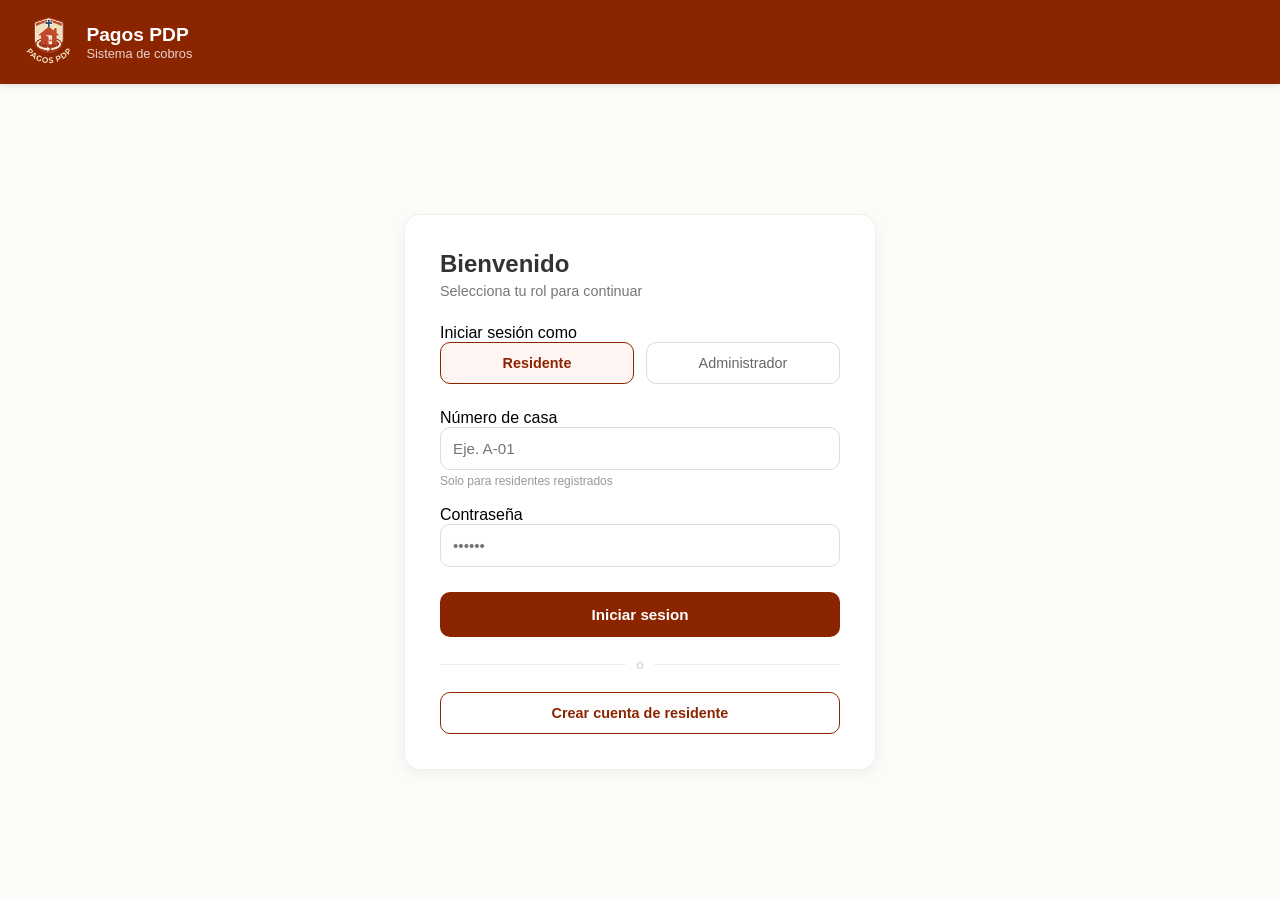
<file: index.html>
<!DOCTYPE html>
<html lang="es">
<head>
    <meta charset="UTF-8">
    <meta name="viewport" content="width=device-width, initial-scale=1.0">
    <title>Pagos PDP - Inicio de sesión</title>
    <link rel="stylesheet" href="css/styles.css">
    <link rel="icon" type="image/png" href="img/icon.png">
</head>
<body>

    <header class="navbar">
        <div class="navbar-icon"><img src="img/logo.png" alt="Pagos PDP" style="height: 50px;"></div>
        <div class="navbar-title">
            <h1>Pagos PDP</h1>
            <p>Sistema de cobros</p>
        </div>
    </header>

    <main class="main-container">
        <section class="auth-card">
            <h2 id="login-title">Bienvenido</h2>
            <p id="login-subtitle">Selecciona tu rol para continuar</p>

            <div class="form-group">
                <label class="form-label">Iniciar sesión como</label>
                <div class="role-selector">
                    <button type="button" id="btn-role-residente" class="btn-role active" onclick="cambiarRol('residente')">Residente</button>
                    <button type="button" id="btn-role-admin" class="btn-role" onclick="cambiarRol('admin')">Administrador</button>
                </div>
            </div>

            <div id="admin-notice" class="alert-notice hidden">
                <p><strong>Acceso restringido:</strong> solo cuentas administrativas preexistentes pueden ingresar aquí. No se permite registro.</p>
            </div>

            <form id="form-login">
                <div id="group-casa" class="form-group">
                    <label for="login-casa" class="form-label">Número de casa</label>
                    <input type="text" id="login-casa" class="form-input" placeholder="Eje. A-01" required>
                    <span class="input-help">Solo para residentes registrados</span>
                </div>

                <div id="group-correo" class="form-group hidden">
                    <label for="login-correo" class="form-label">Correo electrónico</label>
                    <input type="email" id="login-correo" class="form-input" placeholder="admin@pagopdp.com">
                </div>

                <div class="form-group" style="margin-bottom: 25px;">
                    <label for="login-password" class="form-label">Contraseña</label>
                    <input type="password" id="login-password" class="form-input" placeholder="••••••" required>
                </div>

                <button type="submit" class="btn-submit">Iniciar sesion</button>
            </form>

            <div id="register-router">
                <div class="divider"><span>o</span></div>
                <a href="register.html" class="btn-secondary">Crear cuenta de residente</a>
            </div>

            <p id="admin-footer" class="input-help text-center hidden" style="margin-top: 20px;">
                Acceso solo para personal autorizado
            </p>
        </section>
    </main>

    <script src="js/database.js"></script>
    <script src="js/auth.js"></script>
</body>
</html>
</file>
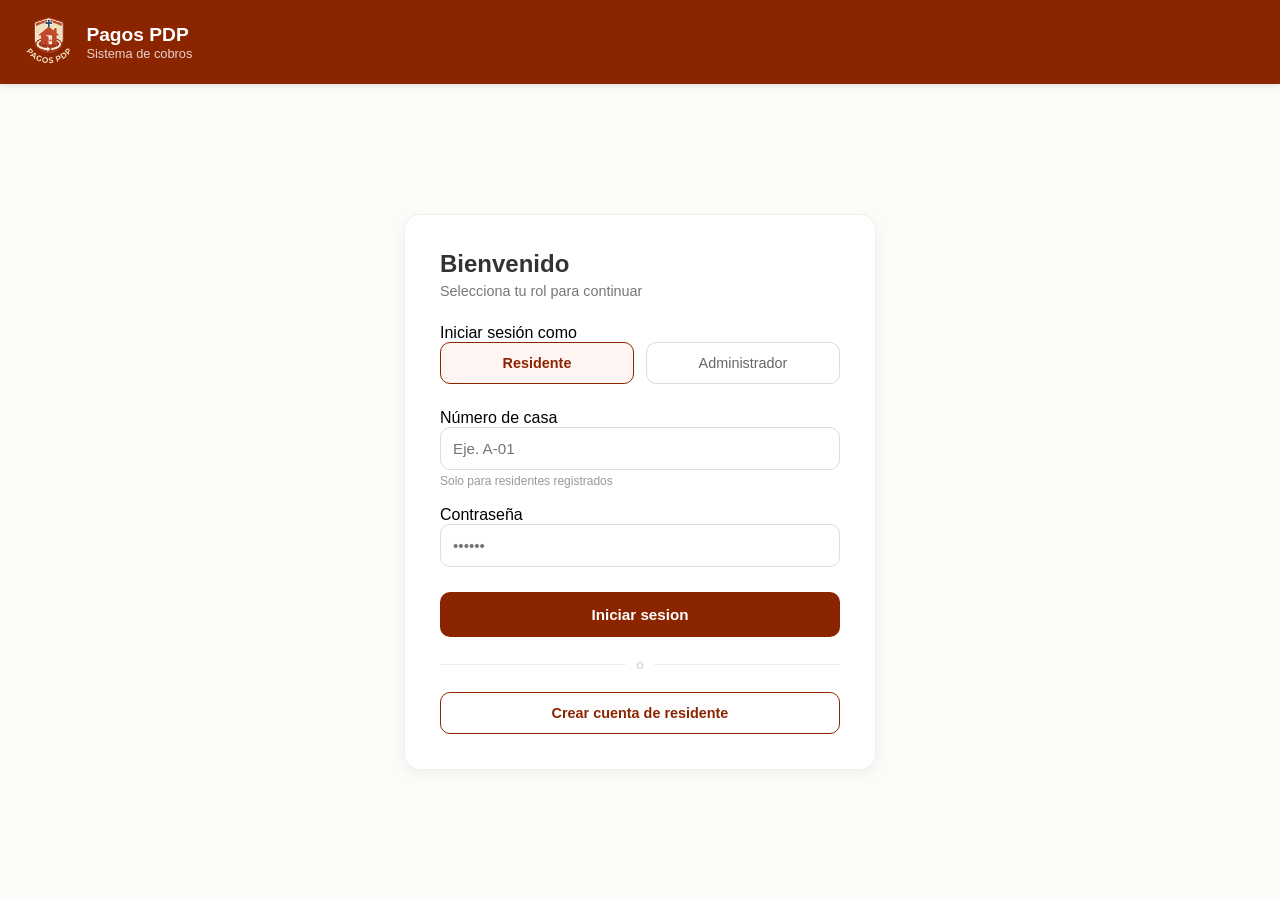
<file: dashboard_admin.html>
<!DOCTYPE html>
<html lang="es">
<head>
    <meta charset="UTF-8">
    <meta name="viewport" content="width=device-width, initial-scale=1.0">
    <title>Pagos PDP - Dashboard Admin</title>
    <link rel="stylesheet" href="css/styles.css">
    <link rel="icon" type="image/png" href="img/icon.png">
</head>
<body>

    <header class="navbar">
        <div class="navbar-icon"><img src="img/logo.png" alt="Pagos PDP" style="height: 50px;"></div>
        <div class="navbar-title">
            <h1>Pagos PDP</h1>
            <p>Sistema de cobros</p>
        </div>
        <div class="navbar-user">
            <span>Juan Ramírez</span>
            <button class="btn-logout" onclick="cerrarSesion()">Cerrar sesión</button>
        </div>
    </header>

    <div class="admin-layout">

        <aside class="sidebar">
            <nav>
                <a href="dashboard_admin.html" class="sidebar-item active">Dashboard</a>
                <a href="#" class="sidebar-item">Usuarios</a>
                <a href="ReporteCuotasPagadas.html" class="sidebar-item">Reportes</a>
                <a href="fechas_cobro.html" class="sidebar-item">Fechas de cobro</a>
            </nav>
        </aside>

        <main class="admin-main">

            <div class="admin-header">
                <div>
                    <h2>Estado de pagos</h2>
                    <p id="subtitulo-mes"></p>
                </div>
                <div class="admin-header-actions">
                    <button class="btn-export" onclick="exportarCSV()">Exportar CSV</button>
                    <button class="btn-submit btn-reporte" onclick="window.location.href='ReporteCuotasPagadas.html'">Generar reporte</button>
                </div>
            </div>

            <div class="kpi-grid">
                <div class="kpi-card">
                    <div class="kpi-label">Total residentes</div>
                    <div class="kpi-number" id="kpi-total">0</div>
                    <div class="kpi-percent" id="kpi-total-pct">100%</div>
                </div>
                <div class="kpi-card kpi-pagado">
                    <div class="kpi-label">Pagados</div>
                    <div class="kpi-number" id="kpi-pagados">0</div>
                    <div class="kpi-percent" id="kpi-pagados-pct">0%</div>
                </div>
                <div class="kpi-card kpi-pendiente">
                    <div class="kpi-label">Pendientes</div>
                    <div class="kpi-number" id="kpi-pendientes">0</div>
                    <div class="kpi-percent" id="kpi-pendientes-pct">0%</div>
                </div>
                <div class="kpi-card kpi-incompleto">
                    <div class="kpi-label">Incompletos</div>
                    <div class="kpi-number" id="kpi-incompletos">0</div>
                    <div class="kpi-percent" id="kpi-incompletos-pct">0%</div>
                </div>
            </div>

            <div class="filter-bar">
                <button class="btn-filter active" data-filter="todos" onclick="aplicarFiltro('todos')">Todos</button>
                <button class="btn-filter" data-filter="pagado" onclick="aplicarFiltro('pagado')">Pagados</button>
                <button class="btn-filter" data-filter="pendiente" onclick="aplicarFiltro('pendiente')">Pendientes</button>
                <button class="btn-filter" data-filter="incompleto" onclick="aplicarFiltro('incompleto')">Incompletos</button>
            </div>

            <div class="table-container">
                <table class="data-table">
                    <thead>
                        <tr>
                            <th>Casa</th>
                            <th>Residente</th>
                            <th>Estado</th>
                            <th>Monto</th>
                            <th>Último Pago</th>
                            <th>Próximo Vence</th>
                            <th>Acción</th>
                        </tr>
                    </thead>
                    <tbody id="tabla-residentes"></tbody>
                </table>
            </div>

            <div class="pagination" id="paginacion"></div>

        </main>
    </div>

    <script src="js/database.js"></script>
    <script src="js/admin.js"></script>
</body>
</html>
</file>
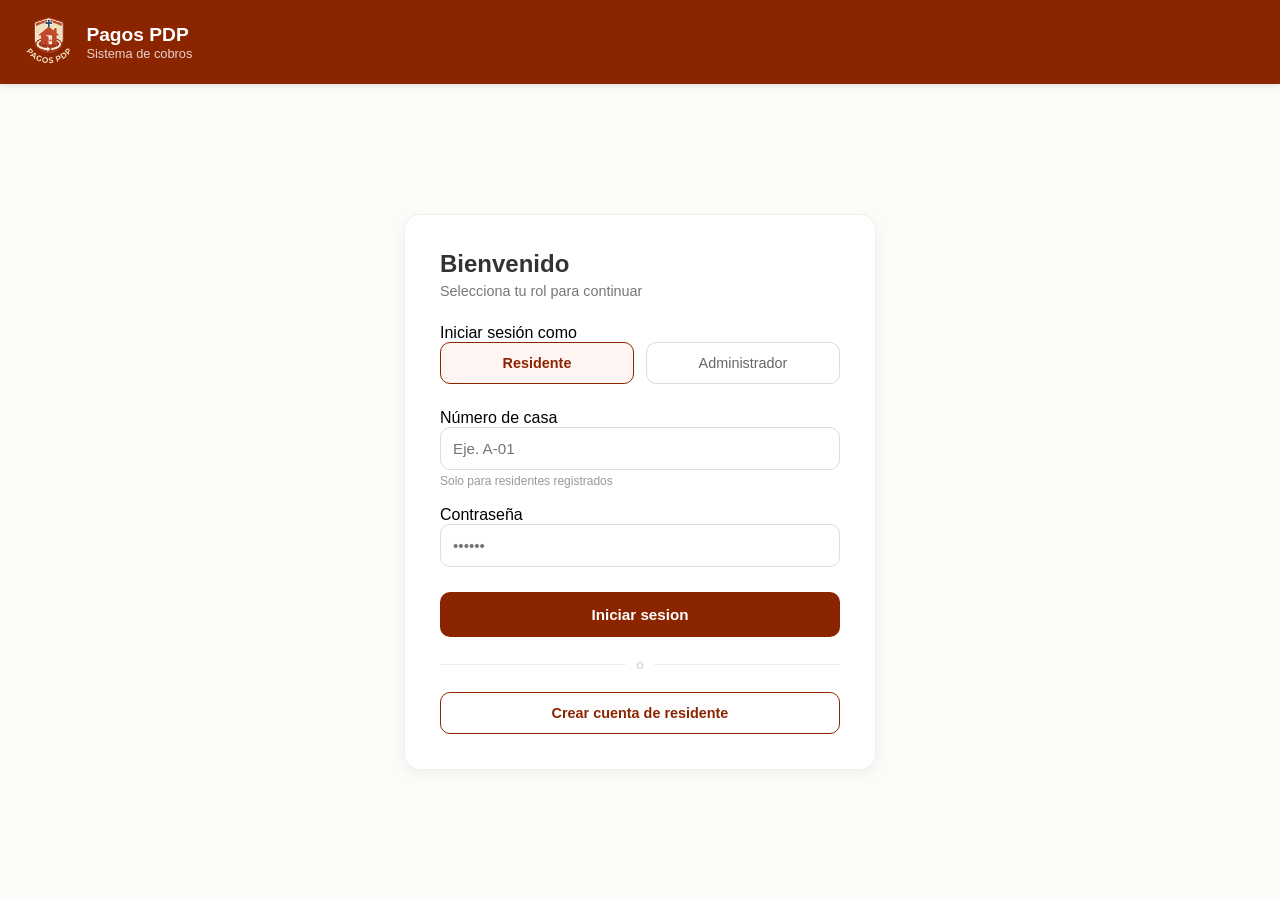
<file: dashboard_residente.html>
<!DOCTYPE html>
<html lang="es">
<head>
    <meta charset="UTF-8">
    <meta name="viewport" content="width=device-width, initial-scale=1.0">
    <title>Pagos PDP - Panel del Residente</title>
    <link rel="stylesheet" href="css/styles.css">
</head>
<body>

    <header class="navbar">
        <div class="navbar-icon">🏠</div>
        <div class="navbar-title">
            <h1>Pagos PDP</h1>
            <p>Sistema de cobros</p>
        </div>
        <div style="margin-left: auto;">
            <button id="btn-logout" class="btn-secondary" style="padding: 6px 12px; font-size: 0.8rem; background: transparent; color: white; border-color: white;">Cerrar Sesión</button>
        </div>
    </header>

    <main class="main-container dashboard-layout">
        <div class="dashboard-content">
            
            <div class="header-section">
                <h2 id="residente-nombre">Hola, Residente</h2>
                <p>Panel de control para la Casa: <strong id="residente-casa" style="color: var(--terracota);">--</strong></p>
            </div>

            <div class="status-card" id="status-card">
                <h3 id="status-title">Estado de Cuenta</h3>
                <p id="status-message">Calculando estado...</p>
                <div id="payment-action-container" class="hidden" style="margin-top: 15px;">
                    <button id="btn-pagar" class="btn-submit">Realizar Pago Pendiente ($<span id="monto-pendiente">0.00</span>)</button>
                </div>
            </div>

            <div class="history-section" style="margin-top: 30px;">
                <h3>Historial de Pagos</h3>
                <div class="table-container">
                    <table class="data-table">
                        <thead>
                            <tr>
                                <th>Mes de Cobro</th>
                                <th>Monto</th>
                                <th>Estado</th>
                            </tr>
                        </thead>
                        <tbody id="tabla-pagos-body">
                            </tbody>
                    </table>
                </div>
            </div>

        </div>
    </main>

    <script src="js/dashboard_residente.js"></script>
</body>
</html>
</file>
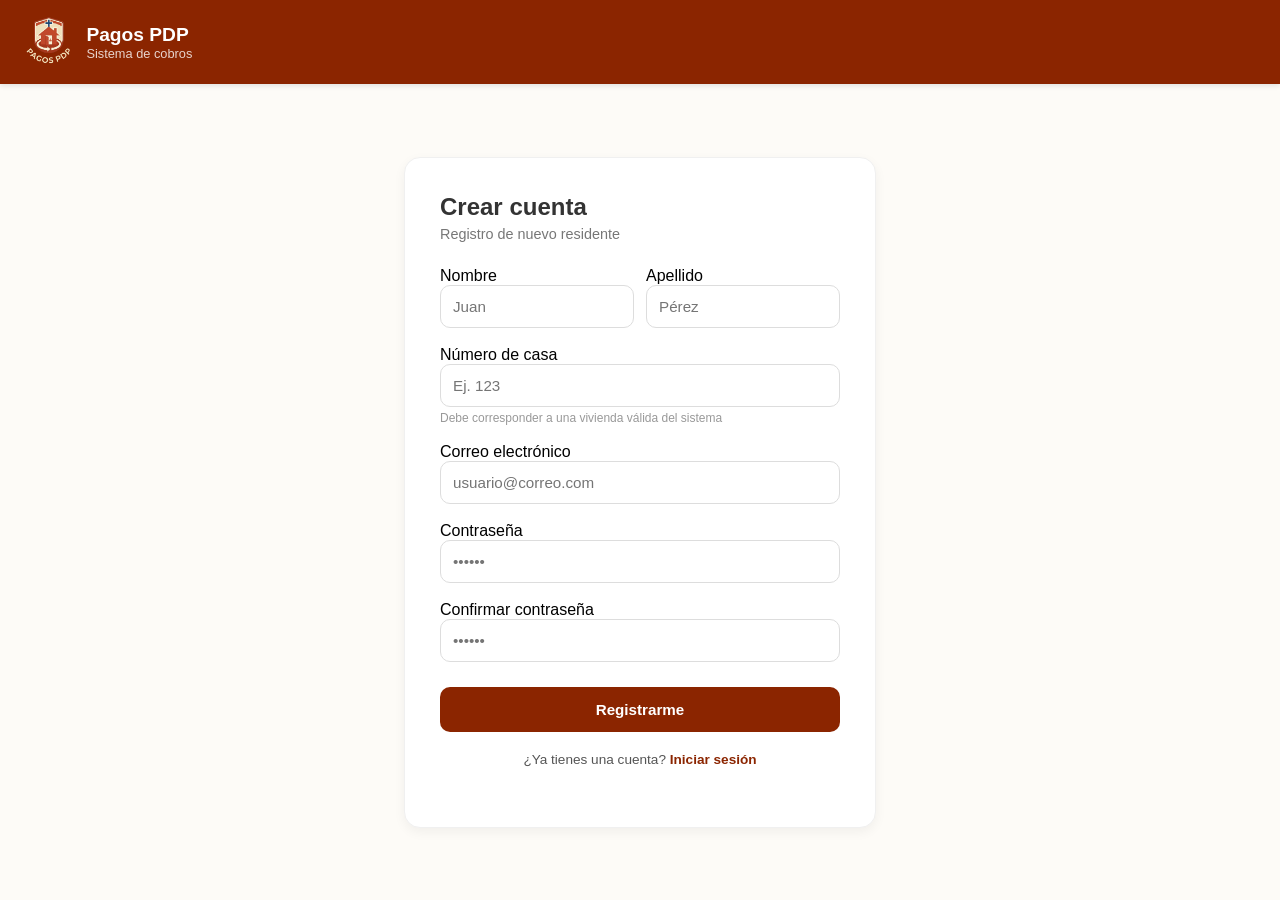
<file: register.html>
<!DOCTYPE html>
<html lang="es">
<head>
    <meta charset="UTF-8">
    <meta name="viewport" content="width=device-width, initial-scale=1.0">
    <title>Pagos PDP - Registro de residente</title>
    <link rel="stylesheet" href="css/styles.css">
    <link rel="icon" type="image/png" href="img/icon.png">
</head>
<body>

    <header class="navbar">
        <div class="navbar-icon"><img src="img/logo.png" alt="Pagos PDP" style="height: 50px;"></div>
        <div class="navbar-title">
            <h1>Pagos PDP</h1>
            <p>Sistema de cobros</p>
        </div>
    </header>

    <main class="main-container">
        <section class="auth-card">
            <h2>Crear cuenta</h2>
            <p>Registro de nuevo residente</p>

            <form id="form-register">
                <div class="role-selector" style="margin-bottom: 0;">
                    <div class="form-group">
                        <label for="reg-nombre" class="form-label">Nombre</label>
                        <input type="text" id="reg-nombre" class="form-input" placeholder="Juan" required>
                    </div>
                    <div class="form-group">
                        <label for="reg-apellido" class="form-label">Apellido</label>
                        <input type="text" id="reg-apellido" class="form-input" placeholder="Pérez" required>
                    </div>
                </div>

                <div class="form-group">
                    <label for="reg-casa" class="form-label">Número de casa</label>
                    <input type="text" id="reg-casa" class="form-input" placeholder="Ej. 123" required>
                    <span class="input-help">Debe corresponder a una vivienda válida del sistema</span>
                </div>

                <div class="form-group">
                    <label for="reg-correo" class="form-label">Correo electrónico</label>
                    <input type="email" id="reg-correo" class="form-input" placeholder="usuario@correo.com" required>
                </div>

                <div class="form-group">
                    <label for="reg-password" class="form-label">Contraseña</label>
                    <input type="password" id="reg-password" class="form-input" placeholder="••••••" required minlength="6">
                </div>

                <div class="form-group" style="margin-bottom: 25px;">
                    <label for="reg-confirm-password" class="form-label">Confirmar contraseña</label>
                    <input type="password" id="reg-confirm-password" class="form-input" placeholder="••••••" required>
                </div>

                <button type="submit" class="btn-submit">Registrarme</button>
            </form>

            <p class="text-center" style="margin-top: 20px; font-size: 0.85rem; color: #555;">
                ¿Ya tienes una cuenta? <a href="index.html" class="text-link" style="color: var(--terracota); font-weight: 600; text-decoration: none;">Iniciar sesión</a>
            </p>
        </section>
    </main>

    <script src="js/database.js"></script>
    <script src="js/auth.js"></script>
</body>
</html>
</file>
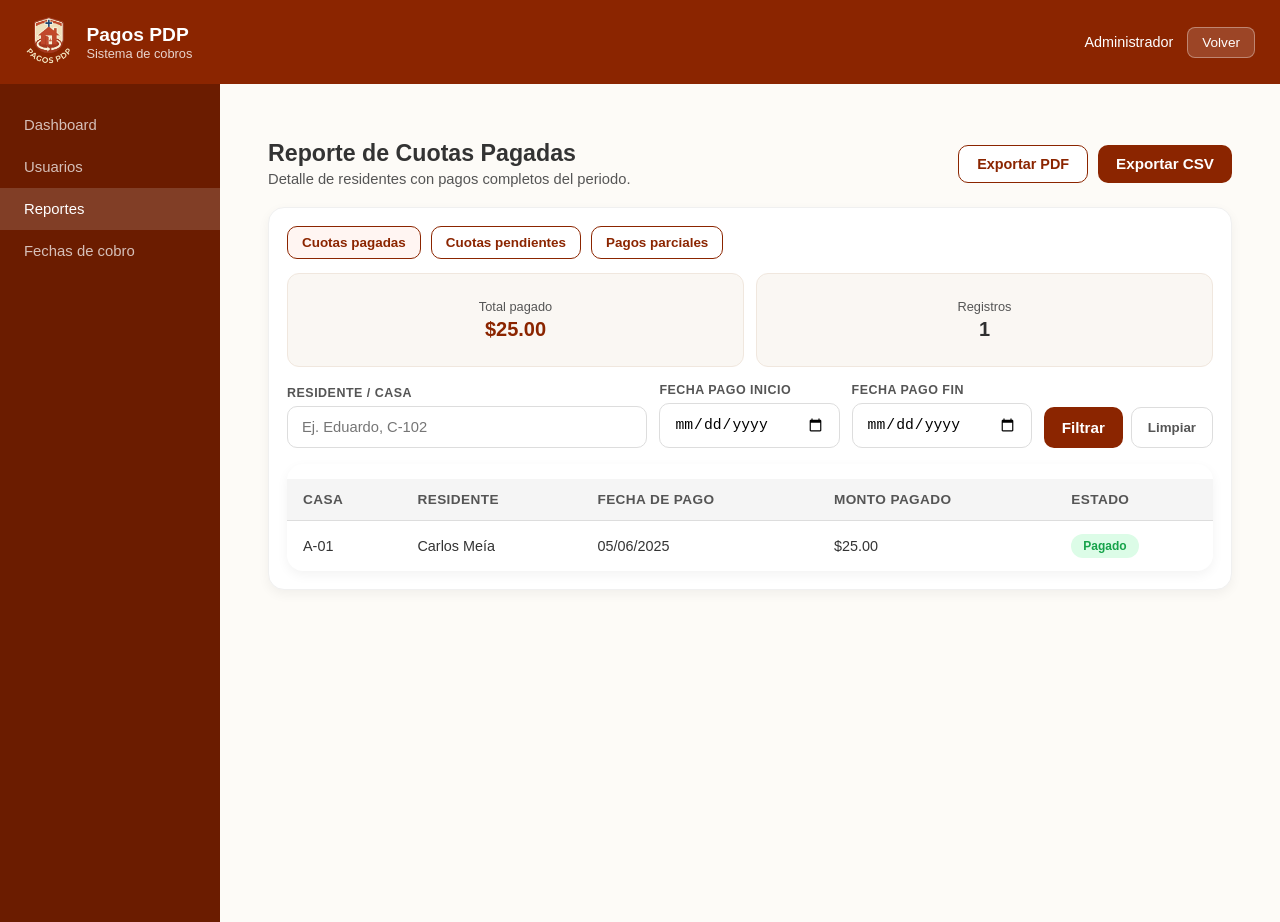
<file: ReporteCuotasPagadas.html>
<!DOCTYPE html>
<html lang="es">
<head>
    <meta charset="UTF-8">
    <meta name="viewport" content="width=device-width, initial-scale=1.0">
    <title>Pagos PDP - Reporte de Cuotas Pagadas</title>
    <link rel="stylesheet" href="css/styles.css">
    <link rel="icon" type="image/png" href="img/icon.png">
    <style>
        .report-main {
            width: 100%;
            max-width: 1120px;
            margin: 0 auto;
            padding: 28px 20px 40px;
            box-sizing: border-box;
        }

        .report-header {
            display: flex;
            justify-content: space-between;
            align-items: center;
            gap: 16px;
            margin-bottom: 20px;
            flex-wrap: wrap;
        }

        .report-header h2 {
            margin: 0 0 4px 0;
            font-size: 1.45rem;
            color: #333;
        }

        .report-header p {
            margin: 0;
            color: var(--gris-texto);
            font-size: 0.92rem;
        }

        .report-actions {
            display: flex;
            gap: 10px;
            flex-wrap: wrap;
        }

        .report-card {
            background: var(--blanco);
            border: 1px solid #f0f0f0;
            border-radius: 16px;
            box-shadow: 0 4px 12px rgba(0, 0, 0, 0.05);
            padding: 18px;
        }

        .report-switch {
            display: flex;
            gap: 10px;
            margin-bottom: 14px;
            flex-wrap: wrap;
        }

        .report-switch .btn-export {
            padding: 8px 14px;
            font-size: 0.84rem;
        }

        .report-switch .btn-export.active {
            background: #FFF5F2;
        }

        .summary-grid {
            display: grid;
            grid-template-columns: repeat(2, minmax(0, 1fr));
            gap: 12px;
            margin-bottom: 16px;
        }

        .summary-item {
            background: #faf7f3;
            border: 1px solid #f0e7de;
            border-radius: 12px;
            padding: 10px 14px;
            display: flex;
            flex-direction: column;
            justify-content: center;
            align-items: center;
            text-align: center;
            min-height: 72px;
        }

        .summary-item .label {
            display: block;
            color: var(--gris-texto);
            font-size: 0.8rem;
            margin-bottom: 4px;
        }

        .summary-item .value {
            font-size: 1.25rem;
            font-weight: 700;
            color: #2f2f2f;
        }

        .summary-item.total .value {
            color: var(--terracota);
        }

        .filter-panel {
            display: grid;
            grid-template-columns: 2fr 1fr 1fr auto;
            gap: 12px;
            align-items: end;
            margin-bottom: 16px;
        }

        .filter-field {
            display: flex;
            flex-direction: column;
            gap: 6px;
        }

        .filter-field label {
            font-size: 0.78rem;
            font-weight: 700;
            letter-spacing: 0.04em;
            text-transform: uppercase;
            color: var(--gris-texto);
        }

        .filter-field input {
            width: 100%;
            box-sizing: border-box;
            padding: 12px 14px;
            border-radius: 10px;
            border: 1px solid var(--gris-borde);
            font-size: 0.92rem;
            background: var(--blanco);
        }

        .filter-actions {
            display: flex;
            gap: 8px;
        }

        .btn-filter-reset {
            width: auto;
            padding: 12px 16px;
            border-radius: 10px;
            border: 1px solid var(--gris-borde);
            background: var(--blanco);
            color: var(--gris-texto);
            font-weight: 600;
            cursor: pointer;
        }

        .btn-filter-reset:hover {
            background: #faf7f3;
        }

        .empty-state {
            padding: 24px;
            text-align: center;
            color: var(--gris-texto);
        }

        @media (max-width: 900px) {
            .summary-grid {
                grid-template-columns: 1fr;
            }

            .filter-panel {
                grid-template-columns: 1fr;
            }

            .report-main {
                padding: 20px 14px 28px;
            }
        }
    </style>
</head>
<body>

    <header class="navbar">
        <div class="navbar-icon"><img src="img/logo.png" alt="Pagos PDP" style="height: 50px;"></div>
        <div class="navbar-title">
            <h1>Pagos PDP</h1>
            <p>Sistema de cobros</p>
        </div>
        <div class="navbar-user">
            <span>Administrador</span>
            <button class="btn-logout" onclick="window.location.href='dashboard_admin.html'">Volver</button>
        </div>
    </header>

    <div class="admin-layout">
        <aside class="sidebar">
            <nav>
                <a href="dashboard_admin.html" class="sidebar-item">Dashboard</a>
                <a href="#" class="sidebar-item">Usuarios</a>
                <a href="ReporteCuotasPagadas.html" class="sidebar-item active">Reportes</a>
                <a href="#" class="sidebar-item">Fechas de cobro</a>
            </nav>
        </aside>

        <main class="admin-main">
            <div class="report-main">
        <section class="report-header">
            <div>
                <h2>Reporte de Cuotas Pagadas</h2>
                <p>Detalle de residentes con pagos completos del periodo.</p>
            </div>
            <div class="report-actions">
                <button id="btn-exportar-pdf" class="btn-export" type="button">Exportar PDF</button>
                <button id="btn-exportar-csv" class="btn-submit" type="button" style="width:auto;padding:10px 18px;">Exportar CSV</button>
            </div>
        </section>

        <section class="report-card">
            <div class="report-switch">
                <button class="btn-export active" type="button" onclick="window.location.href='ReporteCuotasPagadas.html'">Cuotas pagadas</button>
                <button class="btn-export" type="button" onclick="window.location.href='ReporteCuotasPendientes.html'">Cuotas pendientes</button>
                <button class="btn-export" type="button" onclick="window.location.href='ReportePagosParciales.html'">Pagos parciales</button>
            </div>

            <div class="summary-grid">
                <div class="summary-item total">
                    <span class="label">Total pagado</span>
                    <span class="value" id="kpi-total-pagado">$0.00</span>
                </div>
                <div class="summary-item">
                    <span class="label">Registros</span>
                    <span class="value" id="kpi-registros">0</span>
                </div>
            </div>

            <div class="filter-panel">
                <div class="filter-field">
                    <label for="filtro-residente-casa">Residente / Casa</label>
                    <input id="filtro-residente-casa" type="text" placeholder="Ej. Eduardo, C-102">
                </div>
                <div class="filter-field">
                    <label for="filtro-fecha-inicio">Fecha pago inicio</label>
                    <input id="filtro-fecha-inicio" type="date">
                </div>
                <div class="filter-field">
                    <label for="filtro-fecha-fin">Fecha pago fin</label>
                    <input id="filtro-fecha-fin" type="date">
                </div>
                <div class="filter-actions">
                    <button id="btn-aplicar-filtros" class="btn-submit" type="button" style="width:auto;padding:12px 18px;">Filtrar</button>
                    <button id="btn-limpiar-filtros" class="btn-filter-reset" type="button">Limpiar</button>
                </div>
            </div>

            <div class="table-container" style="margin-bottom:0;">
                <table class="data-table">
                    <thead>
                        <tr>
                            <th>Casa</th>
                            <th>Residente</th>
                            <th>Fecha de pago</th>
                            <th>Monto pagado</th>
                            <th>Estado</th>
                        </tr>
                    </thead>
                    <tbody id="tabla-pagos-pagados"></tbody>
                </table>
            </div>
        </section>
            </div>
        </main>
    </div>

    <script>
        const inputBusqueda = document.getElementById('filtro-residente-casa');
        const inputFechaInicio = document.getElementById('filtro-fecha-inicio');
        const inputFechaFin = document.getElementById('filtro-fecha-fin');
        const btnAplicarFiltros = document.getElementById('btn-aplicar-filtros');
        const btnLimpiarFiltros = document.getElementById('btn-limpiar-filtros');
        const btnExportarPDF = document.getElementById('btn-exportar-pdf');
        const btnExportarCSV = document.getElementById('btn-exportar-csv');
        const tbody = document.getElementById('tabla-pagos-pagados');
        const kpiTotalPagado = document.getElementById('kpi-total-pagado');
        const kpiRegistros = document.getElementById('kpi-registros');
        let filasReporte = [];

        function exportarCSVTabla(tableSelector, fileName) {
            const tabla = document.querySelector(tableSelector);
            if (!tabla) return;

            const headers = Array.from(tabla.querySelectorAll('thead th')).map(th => th.textContent.trim());
            const filasVisibles = Array.from(tabla.querySelectorAll('tbody tr')).filter(fila => fila.style.display !== 'none');

            const registros = filasVisibles.map(fila =>
                Array.from(fila.querySelectorAll('td')).map(td => `"${td.textContent.trim().replace(/"/g, '""')}"`)
            );

            const csv = [headers.join(','), ...registros.map(cols => cols.join(','))].join('\n');
            const blob = new Blob([csv], { type: 'text/csv;charset=utf-8;' });
            const url = URL.createObjectURL(blob);
            const a = document.createElement('a');
            a.href = url;
            a.download = fileName;
            a.click();
            URL.revokeObjectURL(url);
        }

        function exportarPDFVista(titulo, tableSelector) {
            const tabla = document.querySelector(tableSelector);
            if (!tabla) return;

            const win = window.open('', '_blank');
            if (!win) return;

            win.document.write(`
                <html>
                    <head>
                        <title>${titulo}</title>
                        <style>
                            body { font-family: Arial, sans-serif; padding: 20px; }
                            h1 { margin: 0 0 16px; font-size: 20px; }
                            table { width: 100%; border-collapse: collapse; }
                            th, td { border: 1px solid #ddd; padding: 8px; text-align: left; font-size: 12px; }
                            th { background: #f5f5f5; }
                        </style>
                    </head>
                    <body>
                        <h1>${titulo}</h1>
                        ${tabla.outerHTML}
                    </body>
                </html>
            `);
            win.document.close();
            win.focus();
            win.print();
        }

        function formatearFecha(fechaISO) {
            if (!fechaISO) return '—';
            const [y, m, d] = fechaISO.split('-');
            return `${d}/${m}/${y}`;
        }

        function leerResidentes() {
            return JSON.parse(localStorage.getItem('residentes_db')) || [];
        }

        function obtenerPagados() {
            return leerResidentes().filter(residente => (residente.estadoPago || '').toLowerCase() === 'pagado');
        }

        function actualizarResumen(pagados) {
            const total = pagados.reduce((acumulado, residente) => {
                const montoMostrado = Number(residente.montoPagadoAcumulado ?? residente.monto ?? 0);
                return acumulado + montoMostrado;
            }, 0);
            kpiTotalPagado.textContent = `$${total.toFixed(2)}`;
            kpiRegistros.textContent = pagados.length;
        }

        function renderizarTabla() {
            const pagados = obtenerPagados();
            actualizarResumen(pagados);

            if (pagados.length === 0) {
                tbody.innerHTML = '<tr><td colspan="5" class="empty-state">No hay pagos pagados almacenados para mostrar.</td></tr>';
                filasReporte = [];
                return;
            }

            tbody.innerHTML = pagados.map(residente => {
                const nombreCompleto = `${residente.nombre || ''} ${residente.apellido || ''}`.trim();
                const fechaPago = residente.ultimoPago || residente.fechaPago || '';
                const montoMostrado = Number(residente.montoPagadoAcumulado ?? residente.monto ?? 0);
                return `
                    <tr data-casa="${residente.casa || ''}" data-residente="${nombreCompleto}" data-fecha="${fechaPago}">
                        <td>${residente.casa || '—'}</td>
                        <td>${nombreCompleto || '—'}</td>
                        <td>${formatearFecha(fechaPago)}</td>
                        <td>$${montoMostrado.toFixed(2)}</td>
                        <td><span class="badge badge-pagado">Pagado</span></td>
                    </tr>
                `;
            }).join('');

            filasReporte = Array.from(document.querySelectorAll('#tabla-pagos-pagados tr[data-casa]'));
        }

        function aplicarFiltros() {
            const texto = inputBusqueda.value.trim().toLowerCase();
            const fechaInicio = inputFechaInicio.value ? new Date(inputFechaInicio.value + 'T00:00:00') : null;
            const fechaFin = inputFechaFin.value ? new Date(inputFechaFin.value + 'T23:59:59') : null;

            filasReporte.forEach(fila => {
                const casa = (fila.dataset.casa || '').toLowerCase();
                const residente = (fila.dataset.residente || '').toLowerCase();
                const fechaPago = fila.dataset.fecha ? new Date(fila.dataset.fecha + 'T00:00:00') : null;

                const coincideTexto = !texto || casa.includes(texto) || residente.includes(texto);
                const coincideInicio = !fechaInicio || (fechaPago && fechaPago >= fechaInicio);
                const coincideFin = !fechaFin || (fechaPago && fechaPago <= fechaFin);

                fila.style.display = coincideTexto && coincideInicio && coincideFin ? '' : 'none';
            });
        }

        function limpiarFiltros() {
            inputBusqueda.value = '';
            inputFechaInicio.value = '';
            inputFechaFin.value = '';
            filasReporte.forEach(fila => {
                fila.style.display = '';
            });
        }

        btnAplicarFiltros.addEventListener('click', aplicarFiltros);
        btnLimpiarFiltros.addEventListener('click', limpiarFiltros);
        inputBusqueda.addEventListener('input', aplicarFiltros);
        btnExportarCSV.addEventListener('click', () => exportarCSVTabla('.data-table', 'reporte_cuotas_pagadas.csv'));
        btnExportarPDF.addEventListener('click', () => exportarPDFVista('Reporte de Cuotas Pagadas', '.data-table'));

        renderizarTabla();
    </script>

</body>
</html>
</file>
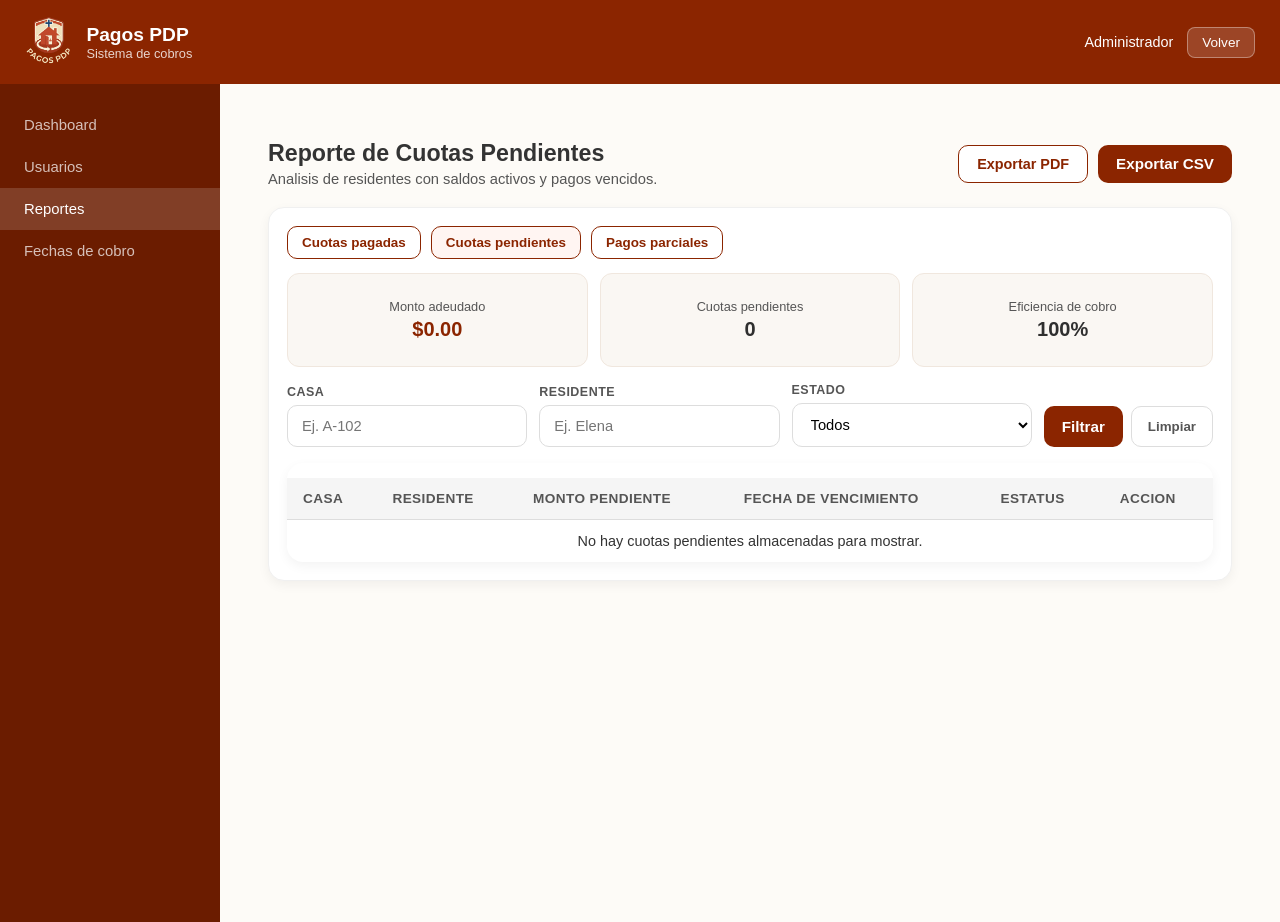
<file: ReporteCuotasPendientes.html>
<!DOCTYPE html>
<html lang="es">
<head>
    <meta charset="UTF-8">
    <meta name="viewport" content="width=device-width, initial-scale=1.0">
    <title>Pagos PDP - Reporte de Cuotas Pendientes</title>
    <link rel="stylesheet" href="css/styles.css">
    <link rel="icon" type="image/png" href="img/icon.png">
    <style>
        .report-main {
            width: 100%;
            max-width: 1120px;
            margin: 0 auto;
            padding: 28px 20px 40px;
            box-sizing: border-box;
        }

        .report-header {
            display: flex;
            justify-content: space-between;
            align-items: center;
            gap: 16px;
            margin-bottom: 20px;
            flex-wrap: wrap;
        }

        .report-header h2 {
            margin: 0 0 4px 0;
            font-size: 1.45rem;
            color: #333;
        }

        .report-header p {
            margin: 0;
            color: var(--gris-texto);
            font-size: 0.92rem;
        }

        .report-actions {
            display: flex;
            gap: 10px;
            flex-wrap: wrap;
        }

        .report-card {
            background: var(--blanco);
            border: 1px solid #f0f0f0;
            border-radius: 16px;
            box-shadow: 0 4px 12px rgba(0, 0, 0, 0.05);
            padding: 18px;
        }

        .report-switch {
            display: flex;
            gap: 10px;
            margin-bottom: 14px;
            flex-wrap: wrap;
        }

        .report-switch .btn-export {
            padding: 8px 14px;
            font-size: 0.84rem;
        }

        .report-switch .btn-export.active {
            background: #FFF5F2;
        }

        .summary-grid {
            display: grid;
            grid-template-columns: repeat(3, minmax(0, 1fr));
            gap: 12px;
            margin-bottom: 16px;
        }

        .summary-item {
            background: #faf7f3;
            border: 1px solid #f0e7de;
            border-radius: 12px;
            padding: 10px 14px;
            min-height: 72px;
            display: flex;
            flex-direction: column;
            justify-content: center;
            align-items: center;
            text-align: center;
        }

        .summary-item .label {
            display: block;
            color: var(--gris-texto);
            font-size: 0.8rem;
            margin-bottom: 4px;
        }

        .summary-item .value {
            font-size: 1.25rem;
            font-weight: 700;
            color: #2f2f2f;
        }

        .summary-item.total .value {
            color: var(--terracota);
        }

        .filter-panel {
            display: grid;
            grid-template-columns: 1fr 1fr 1fr auto;
            gap: 12px;
            align-items: end;
            margin-bottom: 16px;
        }

        .filter-field {
            display: flex;
            flex-direction: column;
            gap: 6px;
        }

        .filter-field label {
            font-size: 0.78rem;
            font-weight: 700;
            letter-spacing: 0.04em;
            text-transform: uppercase;
            color: var(--gris-texto);
        }

        .filter-field input,
        .filter-field select {
            width: 100%;
            box-sizing: border-box;
            padding: 12px 14px;
            border-radius: 10px;
            border: 1px solid var(--gris-borde);
            font-size: 0.92rem;
            background: var(--blanco);
        }

        .filter-actions {
            display: flex;
            gap: 8px;
        }

        .btn-filter-reset {
            width: auto;
            padding: 12px 16px;
            border-radius: 10px;
            border: 1px solid var(--gris-borde);
            background: var(--blanco);
            color: var(--gris-texto);
            font-weight: 600;
            cursor: pointer;
        }

        .btn-filter-reset:hover {
            background: #faf7f3;
        }

        .empty-state {
            padding: 24px;
            text-align: center;
            color: var(--gris-texto);
        }

        .modal-overlay {
            position: fixed;
            inset: 0;
            background: rgba(0, 0, 0, 0.42);
            display: none;
            align-items: center;
            justify-content: center;
            z-index: 1200;
            padding: 14px;
            box-sizing: border-box;
        }

        .modal-overlay.show {
            display: flex;
        }

        .modal-card {
            width: 100%;
            max-width: 520px;
            background: var(--blanco);
            border-radius: 14px;
            border: 1px solid #eee;
            box-shadow: 0 10px 24px rgba(0, 0, 0, 0.2);
            padding: 18px;
            box-sizing: border-box;
        }

        .modal-card h3 {
            margin: 0 0 6px 0;
            color: #2f2f2f;
            font-size: 1.15rem;
        }

        .modal-subtitle {
            margin: 0 0 14px 0;
            font-size: 0.9rem;
            color: var(--gris-texto);
        }

        .modal-grid {
            display: grid;
            grid-template-columns: 1fr 1fr;
            gap: 10px;
            margin-bottom: 12px;
        }

        .modal-field {
            display: flex;
            flex-direction: column;
            gap: 6px;
        }

        .modal-field.full {
            grid-column: 1 / -1;
        }

        .modal-field label {
            font-size: 0.76rem;
            font-weight: 700;
            letter-spacing: 0.04em;
            text-transform: uppercase;
            color: var(--gris-texto);
        }

        .modal-field input,
        .modal-field select {
            width: 100%;
            padding: 11px 12px;
            border: 1px solid var(--gris-borde);
            border-radius: 10px;
            box-sizing: border-box;
            font-size: 0.9rem;
            background: var(--blanco);
        }

        .modal-field input[readonly] {
            background: #f7f7f7;
            color: #444;
        }

        .modal-actions {
            display: flex;
            justify-content: flex-end;
            gap: 8px;
            margin-top: 4px;
        }

        .btn-modal-cancel {
            width: auto;
            padding: 10px 14px;
            border-radius: 10px;
            border: 1px solid var(--gris-borde);
            background: var(--blanco);
            color: var(--gris-texto);
            font-weight: 600;
            cursor: pointer;
        }

        .btn-modal-cancel:hover {
            background: #faf7f3;
        }

        @media (max-width: 900px) {
            .summary-grid {
                grid-template-columns: 1fr;
            }

            .filter-panel {
                grid-template-columns: 1fr;
            }

            .report-main {
                padding: 20px 14px 28px;
            }

            .modal-grid {
                grid-template-columns: 1fr;
            }
        }
    </style>
</head>
<body>

    <header class="navbar">
        <div class="navbar-icon"><img src="img/logo.png" alt="Pagos PDP" style="height: 50px;"></div>
        <div class="navbar-title">
            <h1>Pagos PDP</h1>
            <p>Sistema de cobros</p>
        </div>
        <div class="navbar-user">
            <span>Administrador</span>
            <button class="btn-logout" onclick="window.location.href='dashboard_admin.html'">Volver</button>
        </div>
    </header>

    <div class="admin-layout">
        <aside class="sidebar">
            <nav>
                <a href="dashboard_admin.html" class="sidebar-item">Dashboard</a>
                <a href="#" class="sidebar-item">Usuarios</a>
                <a href="ReporteCuotasPagadas.html" class="sidebar-item active">Reportes</a>
                <a href="#" class="sidebar-item">Fechas de cobro</a>
            </nav>
        </aside>

        <main class="admin-main">
            <div class="report-main">
        <section class="report-header">
            <div>
                <h2>Reporte de Cuotas Pendientes</h2>
                <p>Analisis de residentes con saldos activos y pagos vencidos.</p>
            </div>
            <div class="report-actions">
                <button id="btn-exportar-pdf" class="btn-export" type="button">Exportar PDF</button>
                <button id="btn-exportar-csv" class="btn-submit" type="button" style="width:auto;padding:10px 18px;">Exportar CSV</button>
            </div>
        </section>

        <section class="report-card">
            <div class="report-switch">
                <button class="btn-export" type="button" onclick="window.location.href='ReporteCuotasPagadas.html'">Cuotas pagadas</button>
                <button class="btn-export active" type="button" onclick="window.location.href='ReporteCuotasPendientes.html'">Cuotas pendientes</button>
                <button class="btn-export" type="button" onclick="window.location.href='ReportePagosParciales.html'">Pagos parciales</button>
            </div>

            <div class="summary-grid">
                <div class="summary-item total">
                    <span class="label">Monto adeudado</span>
                    <span class="value" id="kpi-monto-adeudado">$0.00</span>
                </div>
                <div class="summary-item">
                    <span class="label">Cuotas pendientes</span>
                    <span class="value" id="kpi-cuotas-pendientes">0</span>
                </div>
                <div class="summary-item">
                    <span class="label">Eficiencia de cobro</span>
                    <span class="value" id="kpi-eficiencia">0%</span>
                </div>
            </div>

            <div class="filter-panel">
                <div class="filter-field">
                    <label for="filtro-casa">Casa</label>
                    <input id="filtro-casa" type="text" placeholder="Ej. A-102">
                </div>
                <div class="filter-field">
                    <label for="filtro-residente">Residente</label>
                    <input id="filtro-residente" type="text" placeholder="Ej. Elena">
                </div>
                <div class="filter-field">
                    <label for="filtro-estado">Estado</label>
                    <select id="filtro-estado">
                        <option value="todos">Todos</option>
                        <option value="pendiente">Pendiente</option>
                        <option value="enmora">En mora</option>
                    </select>
                </div>
                <div class="filter-actions">
                    <button id="btn-aplicar-filtros" class="btn-submit" type="button" style="width:auto;padding:12px 18px;">Filtrar</button>
                    <button id="btn-limpiar-filtros" class="btn-filter-reset" type="button">Limpiar</button>
                </div>
            </div>

            <div class="table-container" style="margin-bottom:0;">
                <table class="data-table">
                    <thead>
                        <tr>
                            <th>Casa</th>
                            <th>Residente</th>
                            <th>Monto pendiente</th>
                            <th>Fecha de vencimiento</th>
                            <th>Estatus</th>
                            <th>Accion</th>
                        </tr>
                    </thead>
                    <tbody id="tabla-cuotas-pendientes"></tbody>
                </table>
            </div>
        </section>
            </div>
        </main>
    </div>

    <div id="modal-registrar-pago" class="modal-overlay" aria-hidden="true">
        <div class="modal-card" role="dialog" aria-modal="true" aria-labelledby="modal-pago-titulo">
            <h3 id="modal-pago-titulo">Registrar Pago</h3>
            <p class="modal-subtitle">Registra un pago total o parcial para la cuenta seleccionada.</p>

            <div class="modal-grid">
                <div class="modal-field">
                    <label for="modal-casa">Casa</label>
                    <input id="modal-casa" type="text" readonly>
                </div>
                <div class="modal-field">
                    <label for="modal-residente">Residente</label>
                    <input id="modal-residente" type="text" readonly>
                </div>
                <div class="modal-field">
                    <label for="modal-monto-pendiente">Monto pendiente</label>
                    <input id="modal-monto-pendiente" type="text" readonly>
                </div>
                <div class="modal-field">
                    <label for="modal-tipo-pago">Tipo de pago</label>
                    <select id="modal-tipo-pago">
                        <option value="total">Total</option>
                        <option value="parcial">Parcial</option>
                    </select>
                </div>
                <div class="modal-field full">
                    <label for="modal-monto-pagado">Monto a registrar</label>
                    <input id="modal-monto-pagado" type="number" min="0" step="0.01" placeholder="0.00">
                </div>
            </div>

            <div class="modal-actions">
                <button id="btn-cancelar-pago" type="button" class="btn-modal-cancel">Cancelar</button>
                <button id="btn-guardar-pago" type="button" class="btn-submit" style="width:auto;padding:10px 14px;">Guardar pago</button>
            </div>
        </div>
    </div>

    <script>
        const filtroCasa = document.getElementById('filtro-casa');
        const filtroResidente = document.getElementById('filtro-residente');
        const filtroEstado = document.getElementById('filtro-estado');
        const btnAplicarFiltros = document.getElementById('btn-aplicar-filtros');
        const btnLimpiarFiltros = document.getElementById('btn-limpiar-filtros');
        const btnExportarPDF = document.getElementById('btn-exportar-pdf');
        const btnExportarCSV = document.getElementById('btn-exportar-csv');
        const tablaPendientes = document.getElementById('tabla-cuotas-pendientes');
        const kpiMontoAdeudado = document.getElementById('kpi-monto-adeudado');
        const kpiCuotasPendientes = document.getElementById('kpi-cuotas-pendientes');
        const kpiEficiencia = document.getElementById('kpi-eficiencia');
        const modalRegistrarPago = document.getElementById('modal-registrar-pago');
        const inputModalCasa = document.getElementById('modal-casa');
        const inputModalResidente = document.getElementById('modal-residente');
        const inputModalMontoPendiente = document.getElementById('modal-monto-pendiente');
        const selectModalTipoPago = document.getElementById('modal-tipo-pago');
        const inputModalMontoPagado = document.getElementById('modal-monto-pagado');
        const btnCancelarPago = document.getElementById('btn-cancelar-pago');
        const btnGuardarPago = document.getElementById('btn-guardar-pago');
        let filas = [];
        let residenteEnGestion = null;

        function exportarCSVTabla(tableSelector, fileName) {
            const tabla = document.querySelector(tableSelector);
            if (!tabla) return;

            const headers = Array.from(tabla.querySelectorAll('thead th')).map(th => th.textContent.trim());
            const filasVisibles = Array.from(tabla.querySelectorAll('tbody tr')).filter(fila => fila.style.display !== 'none');
            const registros = filasVisibles.map(fila =>
                Array.from(fila.querySelectorAll('td')).map(td => `"${td.textContent.trim().replace(/"/g, '""')}"`)
            );

            const csv = [headers.join(','), ...registros.map(cols => cols.join(','))].join('\n');
            const blob = new Blob([csv], { type: 'text/csv;charset=utf-8;' });
            const url = URL.createObjectURL(blob);
            const a = document.createElement('a');
            a.href = url;
            a.download = fileName;
            a.click();
            URL.revokeObjectURL(url);
        }

        function exportarPDFVista(titulo, tableSelector) {
            const tabla = document.querySelector(tableSelector);
            if (!tabla) return;

            const win = window.open('', '_blank');
            if (!win) return;

            win.document.write(`
                <html>
                    <head>
                        <title>${titulo}</title>
                        <style>
                            body { font-family: Arial, sans-serif; padding: 20px; }
                            h1 { margin: 0 0 16px; font-size: 20px; }
                            table { width: 100%; border-collapse: collapse; }
                            th, td { border: 1px solid #ddd; padding: 8px; text-align: left; font-size: 12px; }
                            th { background: #f5f5f5; }
                        </style>
                    </head>
                    <body>
                        <h1>${titulo}</h1>
                        ${tabla.outerHTML}
                    </body>
                </html>
            `);
            win.document.close();
            win.focus();
            win.print();
        }

        function leerResidentes() {
            if (typeof leerResidentesLocal === 'function') {
                return leerResidentesLocal();
            }
            return JSON.parse(localStorage.getItem('residentes_db')) || [];
        }

        function normalizarResidenteBasico(residente) {
            return {
                nombre: residente?.nombre || '',
                apellido: residente?.apellido || '',
                casa: residente?.casa || '',
                correo: residente?.correo || '',
                password: residente?.password || '',
                estadoPago: residente?.estadoPago || 'pendiente',
                monto: Number(residente?.monto ?? 25),
                montoOriginal: Number(residente?.montoOriginal ?? residente?.monto ?? 25),
                montoPagadoAcumulado: Number(residente?.montoPagadoAcumulado ?? 0),
                ultimoPago: residente?.ultimoPago || '',
                proximoVence: residente?.proximoVence || ''
            };
        }

        function guardarResidentes(residentes) {
            if (typeof guardarResidentesLocal === 'function') {
                guardarResidentesLocal(residentes);
                return;
            }
            localStorage.setItem('residentes_db', JSON.stringify(residentes.map(normalizarResidenteBasico)));
        }

        function obtenerPendientes() {
            const residentes = leerResidentes();
            return residentes.filter(residente => {
                const estado = (residente.estadoPago || '').toLowerCase();
                return estado !== 'pagado';
            });
        }

        function obtenerEstadoPorVencimiento(fechaISO) {
            if (!fechaISO) return 'pendiente';

            const fechaVencimiento = new Date(fechaISO + 'T00:00:00');
            const hoy = new Date();
            const hoySinHora = new Date(hoy.getFullYear(), hoy.getMonth(), hoy.getDate());

            return fechaVencimiento < hoySinHora ? 'enmora' : 'pendiente';
        }

        function formatearFecha(fechaISO) {
            if (!fechaISO) return '—';
            const [y, m, d] = fechaISO.split('-');
            if (!y || !m || !d) return '—';
            return `${d}/${m}/${y}`;
        }

        function actualizarResumen() {
            const residentes = leerResidentes();
            const pendientes = obtenerPendientes();
            const totalAdeudado = pendientes.reduce((acc, residente) => acc + Number(residente.monto || 0), 0);
            const total = residentes.length;
            const pagados = residentes.filter(r => (r.estadoPago || '').toLowerCase() === 'pagado').length;
            const eficiencia = total > 0 ? Math.round((pagados / total) * 100) : 0;

            kpiMontoAdeudado.textContent = `$${totalAdeudado.toFixed(2)}`;
            kpiCuotasPendientes.textContent = pendientes.length;
            kpiEficiencia.textContent = `${eficiencia}%`;
        }

        function renderizarTabla() {
            const pendientes = obtenerPendientes();
            actualizarResumen();

            if (pendientes.length === 0) {
                tablaPendientes.innerHTML = '<tr><td colspan="6" class="empty-state">No hay cuotas pendientes almacenadas para mostrar.</td></tr>';
                filas = [];
                return;
            }

            tablaPendientes.innerHTML = pendientes.map(residente => {
                const nombreCompleto = `${residente.nombre || ''} ${residente.apellido || ''}`.trim();
                const estado = obtenerEstadoPorVencimiento(residente.proximoVence || '');
                const esPendiente = estado === 'pendiente';
                const etiquetaEstado = esPendiente ? 'Pendiente' : 'En mora';
                const claseEstado = esPendiente ? 'badge-pendiente' : 'badge-incompleto';

                return `
                    <tr data-casa="${residente.casa || ''}" data-residente="${nombreCompleto}" data-estado="${estado}">
                        <td>${residente.casa || '—'}</td>
                        <td>${nombreCompleto || '—'}</td>
                        <td>$${Number(residente.monto || 0).toFixed(2)}</td>
                        <td>${formatearFecha(residente.proximoVence || '')}</td>
                        <td><span class="badge ${claseEstado}">${etiquetaEstado}</span></td>
                        <td><button class="btn-export btn-gestionar" data-casa="${residente.casa || ''}" type="button" style="padding:6px 10px;font-size:0.8rem;">Gestionar</button></td>
                    </tr>
                `;
            }).join('');

            filas = Array.from(document.querySelectorAll('#tabla-cuotas-pendientes tr[data-casa]'));
        }

        function estadoCoincide(valorEstado, estadoFila) {
            if (valorEstado === 'todos') return true;
            return estadoFila === valorEstado;
        }

        function aplicarFiltros() {
            const valorCasa = filtroCasa.value.trim().toLowerCase();
            const valorResidente = filtroResidente.value.trim().toLowerCase();
            const valorEstado = filtroEstado.value;

            filas.forEach(fila => {
                const casa = (fila.dataset.casa || '').toLowerCase();
                const residente = (fila.dataset.residente || '').toLowerCase();
                const estado = (fila.dataset.estado || '').toLowerCase();

                const coincideCasa = !valorCasa || casa.includes(valorCasa);
                const coincideResidente = !valorResidente || residente.includes(valorResidente);
                const coincideEstado = estadoCoincide(valorEstado, estado);

                fila.style.display = coincideCasa && coincideResidente && coincideEstado ? '' : 'none';
            });
        }

        function limpiarFiltros() {
            filtroCasa.value = '';
            filtroResidente.value = '';
            filtroEstado.value = 'todos';
            filas.forEach(fila => fila.style.display = '');
        }

        function abrirModalGestion(casa) {
            const residentes = leerResidentes();
            residenteEnGestion = residentes.find(residente => (residente.casa || '').toLowerCase() === (casa || '').toLowerCase()) || null;
            if (!residenteEnGestion) return;

            const nombreCompleto = `${residenteEnGestion.nombre || ''} ${residenteEnGestion.apellido || ''}`.trim();
            const montoPendiente = Number(residenteEnGestion.monto || 0);

            inputModalCasa.value = residenteEnGestion.casa || '';
            inputModalResidente.value = nombreCompleto;
            inputModalMontoPendiente.value = `$${montoPendiente.toFixed(2)}`;
            selectModalTipoPago.value = 'total';
            inputModalMontoPagado.value = montoPendiente.toFixed(2);
            inputModalMontoPagado.readOnly = true;

            modalRegistrarPago.classList.add('show');
            modalRegistrarPago.setAttribute('aria-hidden', 'false');
        }

        function cerrarModalGestion() {
            modalRegistrarPago.classList.remove('show');
            modalRegistrarPago.setAttribute('aria-hidden', 'true');
            residenteEnGestion = null;
        }

        function guardarPagoGestion() {
            if (!residenteEnGestion) return;

            const tipoPago = selectModalTipoPago.value;
            const residentes = leerResidentes();
            const indice = residentes.findIndex(residente => (residente.casa || '').toLowerCase() === (residenteEnGestion.casa || '').toLowerCase());
            if (indice === -1) {
                cerrarModalGestion();
                return;
            }

            const hoy = new Date();
            const hoyISO = hoy.toISOString().slice(0, 10);
            const montoActual = Number(residentes[indice].monto || 0);
            const montoPagadoAcumuladoActual = Number(residentes[indice].montoPagadoAcumulado || 0);
            let montoPago = Number(inputModalMontoPagado.value || 0);

            if (tipoPago === 'total') {
                montoPago = montoActual;
            }

            if (montoPago <= 0) {
                alert('El monto a registrar debe ser mayor a 0.');
                return;
            }

            if (montoPago > montoActual) {
                alert('El monto a registrar no puede ser mayor al monto pendiente.');
                return;
            }

            if (tipoPago === 'total' || montoPago === montoActual) {
                const proximo = new Date(hoy);
                proximo.setMonth(proximo.getMonth() + 1);

                residentes[indice] = normalizarResidenteBasico({
                    ...residentes[indice],
                    estadoPago: 'pagado',
                    monto: 0,
                    montoPagadoAcumulado: Number((montoPagadoAcumuladoActual + montoActual).toFixed(2)),
                    ultimoPago: hoyISO,
                    proximoVence: proximo.toISOString().slice(0, 10)
                });
            } else {
                residentes[indice] = normalizarResidenteBasico({
                    ...residentes[indice],
                    estadoPago: 'incompleto',
                    monto: Number((montoActual - montoPago).toFixed(2)),
                    montoPagadoAcumulado: Number((montoPagadoAcumuladoActual + montoPago).toFixed(2)),
                    ultimoPago: hoyISO
                });
            }

            guardarResidentes(residentes);
            cerrarModalGestion();
            renderizarTabla();
            aplicarFiltros();
        }

        btnAplicarFiltros.addEventListener('click', aplicarFiltros);
        btnLimpiarFiltros.addEventListener('click', limpiarFiltros);
        filtroCasa.addEventListener('input', aplicarFiltros);
        filtroResidente.addEventListener('input', aplicarFiltros);
        filtroEstado.addEventListener('change', aplicarFiltros);
        btnExportarCSV.addEventListener('click', () => exportarCSVTabla('.data-table', 'reporte_cuotas_pendientes.csv'));
        btnExportarPDF.addEventListener('click', () => exportarPDFVista('Reporte de Cuotas Pendientes', '.data-table'));

        tablaPendientes.addEventListener('click', (event) => {
            const botonGestion = event.target.closest('.btn-gestionar');
            if (!botonGestion) return;
            abrirModalGestion(botonGestion.dataset.casa || '');
        });

        selectModalTipoPago.addEventListener('change', () => {
            const montoTexto = inputModalMontoPendiente.value.replace('$', '');
            const montoPendiente = Number(montoTexto || 0);
            const esParcial = selectModalTipoPago.value === 'parcial';
            inputModalMontoPagado.readOnly = !esParcial;
            inputModalMontoPagado.value = montoPendiente.toFixed(2);
            if (esParcial) {
                inputModalMontoPagado.focus();
                inputModalMontoPagado.select();
            }
        });

        btnCancelarPago.addEventListener('click', cerrarModalGestion);
        btnGuardarPago.addEventListener('click', guardarPagoGestion);

        modalRegistrarPago.addEventListener('click', (event) => {
            if (event.target === modalRegistrarPago) {
                cerrarModalGestion();
            }
        });

        renderizarTabla();
    </script>

</body>
</html>
</file>
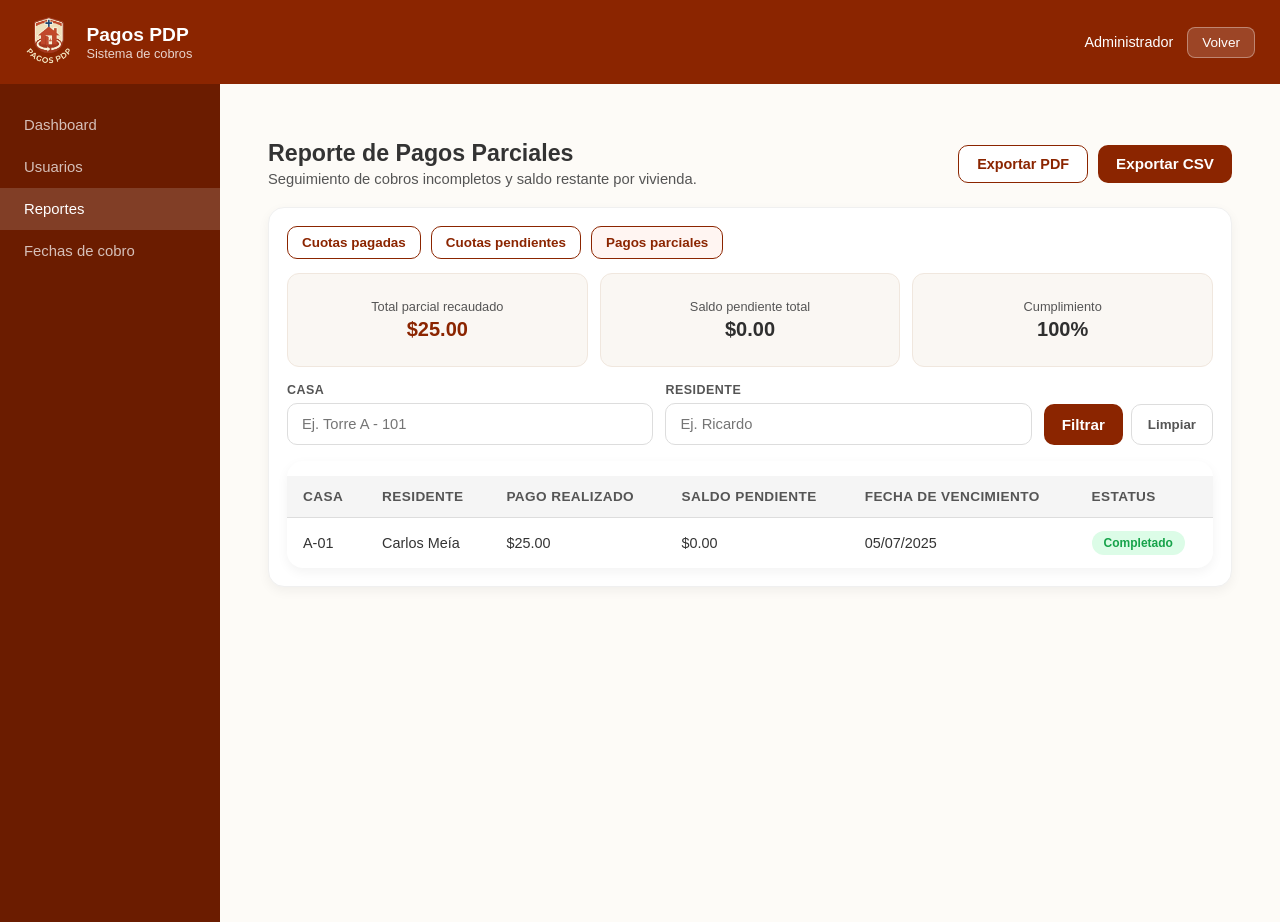
<file: ReportePagosParciales.html>
<!DOCTYPE html>
<html lang="es">
<head>
    <meta charset="UTF-8">
    <meta name="viewport" content="width=device-width, initial-scale=1.0">
    <title>Pagos PDP - Reporte de Pagos Parciales</title>
    <link rel="stylesheet" href="css/styles.css">
    <link rel="icon" type="image/png" href="img/icon.png">
    <style>
        .report-main {
            width: 100%;
            max-width: 1120px;
            margin: 0 auto;
            padding: 28px 20px 40px;
            box-sizing: border-box;
        }

        .report-header {
            display: flex;
            justify-content: space-between;
            align-items: center;
            gap: 16px;
            margin-bottom: 20px;
            flex-wrap: wrap;
        }

        .report-header h2 {
            margin: 0 0 4px 0;
            font-size: 1.45rem;
            color: #333;
        }

        .report-header p {
            margin: 0;
            color: var(--gris-texto);
            font-size: 0.92rem;
        }

        .report-actions {
            display: flex;
            gap: 10px;
            flex-wrap: wrap;
        }

        .report-card {
            background: var(--blanco);
            border: 1px solid #f0f0f0;
            border-radius: 16px;
            box-shadow: 0 4px 12px rgba(0, 0, 0, 0.05);
            padding: 18px;
        }

        .report-switch {
            display: flex;
            gap: 10px;
            margin-bottom: 14px;
            flex-wrap: wrap;
        }

        .report-switch .btn-export {
            padding: 8px 14px;
            font-size: 0.84rem;
        }

        .report-switch .btn-export.active {
            background: #FFF5F2;
        }

        .summary-grid {
            display: grid;
            grid-template-columns: repeat(3, minmax(0, 1fr));
            gap: 12px;
            margin-bottom: 16px;
        }

        .summary-item {
            background: #faf7f3;
            border: 1px solid #f0e7de;
            border-radius: 12px;
            padding: 10px 14px;
            min-height: 72px;
            display: flex;
            flex-direction: column;
            justify-content: center;
            align-items: center;
            text-align: center;
        }

        .summary-item .label {
            display: block;
            color: var(--gris-texto);
            font-size: 0.8rem;
            margin-bottom: 4px;
        }

        .summary-item .value {
            font-size: 1.25rem;
            font-weight: 700;
            color: #2f2f2f;
        }

        .summary-item.total .value {
            color: var(--terracota);
        }

        .filter-panel {
            display: grid;
            grid-template-columns: 1fr 1fr auto;
            gap: 12px;
            align-items: end;
            margin-bottom: 16px;
        }

        .filter-field {
            display: flex;
            flex-direction: column;
            gap: 6px;
        }

        .filter-field label {
            font-size: 0.78rem;
            font-weight: 700;
            letter-spacing: 0.04em;
            text-transform: uppercase;
            color: var(--gris-texto);
        }

        .filter-field input,
        .filter-field select {
            width: 100%;
            box-sizing: border-box;
            padding: 12px 14px;
            border-radius: 10px;
            border: 1px solid var(--gris-borde);
            font-size: 0.92rem;
            background: var(--blanco);
        }

        .filter-actions {
            display: flex;
            gap: 8px;
        }

        .btn-filter-reset {
            width: auto;
            padding: 12px 16px;
            border-radius: 10px;
            border: 1px solid var(--gris-borde);
            background: var(--blanco);
            color: var(--gris-texto);
            font-weight: 600;
            cursor: pointer;
        }

        .btn-filter-reset:hover {
            background: #faf7f3;
        }

        .empty-state {
            padding: 24px;
            text-align: center;
            color: var(--gris-texto);
        }

        @media (max-width: 900px) {
            .summary-grid {
                grid-template-columns: 1fr;
            }

            .filter-panel {
                grid-template-columns: 1fr;
            }

            .report-main {
                padding: 20px 14px 28px;
            }
        }
    </style>
</head>
<body>

    <header class="navbar">
        <div class="navbar-icon"><img src="img/logo.png" alt="Pagos PDP" style="height: 50px;"></div>
        <div class="navbar-title">
            <h1>Pagos PDP</h1>
            <p>Sistema de cobros</p>
        </div>
        <div class="navbar-user">
            <span>Administrador</span>
            <button class="btn-logout" onclick="window.location.href='dashboard_admin.html'">Volver</button>
        </div>
    </header>

    <div class="admin-layout">
        <aside class="sidebar">
            <nav>
                <a href="dashboard_admin.html" class="sidebar-item">Dashboard</a>
                <a href="#" class="sidebar-item">Usuarios</a>
                <a href="ReporteCuotasPagadas.html" class="sidebar-item active">Reportes</a>
                <a href="#" class="sidebar-item">Fechas de cobro</a>
            </nav>
        </aside>

        <main class="admin-main">
            <div class="report-main">
        <section class="report-header">
            <div>
                <h2>Reporte de Pagos Parciales</h2>
                <p>Seguimiento de cobros incompletos y saldo restante por vivienda.</p>
            </div>
            <div class="report-actions">
                <button id="btn-exportar-pdf" class="btn-export" type="button">Exportar PDF</button>
                <button id="btn-exportar-csv" class="btn-submit" type="button" style="width:auto;padding:10px 18px;">Exportar CSV</button>
            </div>
        </section>

        <section class="report-card">
            <div class="report-switch">
                <button class="btn-export" type="button" onclick="window.location.href='ReporteCuotasPagadas.html'">Cuotas pagadas</button>
                <button class="btn-export" type="button" onclick="window.location.href='ReporteCuotasPendientes.html'">Cuotas pendientes</button>
                <button class="btn-export active" type="button" onclick="window.location.href='ReportePagosParciales.html'">Pagos parciales</button>
            </div>

            <div class="summary-grid">
                <div class="summary-item total">
                    <span class="label">Total parcial recaudado</span>
                    <span class="value" id="kpi-total-recaudado">$0.00</span>
                </div>
                <div class="summary-item">
                    <span class="label">Saldo pendiente total</span>
                    <span class="value" id="kpi-saldo-total">$0.00</span>
                </div>
                <div class="summary-item">
                    <span class="label">Cumplimiento</span>
                    <span class="value" id="kpi-cumplimiento">0%</span>
                </div>
            </div>

            <div class="filter-panel">
                <div class="filter-field">
                    <label for="filtro-casa">Casa</label>
                    <input id="filtro-casa" type="text" placeholder="Ej. Torre A - 101">
                </div>
                <div class="filter-field">
                    <label for="filtro-residente">Residente</label>
                    <input id="filtro-residente" type="text" placeholder="Ej. Ricardo">
                </div>
                <div class="filter-actions">
                    <button id="btn-aplicar-filtros" class="btn-submit" type="button" style="width:auto;padding:12px 18px;">Filtrar</button>
                    <button id="btn-limpiar-filtros" class="btn-filter-reset" type="button">Limpiar</button>
                </div>
            </div>

            <div class="table-container" style="margin-bottom:0;">
                <table class="data-table">
                    <thead>
                        <tr>
                            <th>Casa</th>
                            <th>Residente</th>
                            <th>Pago realizado</th>
                            <th>Saldo pendiente</th>
                            <th>Fecha de vencimiento</th>
                            <th>Estatus</th>
                        </tr>
                    </thead>
                    <tbody id="tabla-pagos-parciales"></tbody>
                </table>
            </div>
        </section>
            </div>
        </main>
    </div>

    <script>
        const filtroCasa = document.getElementById('filtro-casa');
        const filtroResidente = document.getElementById('filtro-residente');
        const btnExportarPDF = document.getElementById('btn-exportar-pdf');
        const btnExportarCSV = document.getElementById('btn-exportar-csv');
        const btnAplicarFiltros = document.getElementById('btn-aplicar-filtros');
        const btnLimpiarFiltros = document.getElementById('btn-limpiar-filtros');
        const tablaPagosParciales = document.getElementById('tabla-pagos-parciales');
        const kpiTotalRecaudado = document.getElementById('kpi-total-recaudado');
        const kpiSaldoTotal = document.getElementById('kpi-saldo-total');
        const kpiCumplimiento = document.getElementById('kpi-cumplimiento');
        let filas = [];

        function exportarCSVTabla(tableSelector, fileName) {
            const tabla = document.querySelector(tableSelector);
            if (!tabla) return;

            const headers = Array.from(tabla.querySelectorAll('thead th')).map(th => th.textContent.trim());
            const filasVisibles = Array.from(tabla.querySelectorAll('tbody tr')).filter(fila => fila.style.display !== 'none');
            const registros = filasVisibles.map(fila =>
                Array.from(fila.querySelectorAll('td')).map(td => `"${td.textContent.trim().replace(/"/g, '""')}"`)
            );

            const csv = [headers.join(','), ...registros.map(cols => cols.join(','))].join('\n');
            const blob = new Blob([csv], { type: 'text/csv;charset=utf-8;' });
            const url = URL.createObjectURL(blob);
            const a = document.createElement('a');
            a.href = url;
            a.download = fileName;
            a.click();
            URL.revokeObjectURL(url);
        }

        function exportarPDFVista(titulo, tableSelector) {
            const tabla = document.querySelector(tableSelector);
            if (!tabla) return;

            const win = window.open('', '_blank');
            if (!win) return;

            win.document.write(`
                <html>
                    <head>
                        <title>${titulo}</title>
                        <style>
                            body { font-family: Arial, sans-serif; padding: 20px; }
                            h1 { margin: 0 0 16px; font-size: 20px; }
                            table { width: 100%; border-collapse: collapse; }
                            th, td { border: 1px solid #ddd; padding: 8px; text-align: left; font-size: 12px; }
                            th { background: #f5f5f5; }
                        </style>
                    </head>
                    <body>
                        <h1>${titulo}</h1>
                        ${tabla.outerHTML}
                    </body>
                </html>
            `);
            win.document.close();
            win.focus();
            win.print();
        }

        function leerResidentes() {
            if (typeof leerResidentesLocal === 'function') {
                return leerResidentesLocal();
            }
            return JSON.parse(localStorage.getItem('residentes_db')) || [];
        }

        function calcularMontos(residente) {
            const montoOriginal = Number(residente.montoOriginal ?? residente.monto ?? 0);
            let pagado = Number(residente.montoPagadoAcumulado ?? 0);
            const estado = (residente.estadoPago || '').toLowerCase();

            // Compatibilidad con registros antiguos sin acumulado.
            if (pagado <= 0 && estado === 'pagado') {
                pagado = montoOriginal;
            }

            const saldo = Math.max(montoOriginal - pagado, 0);
            return { montoOriginal, pagado, saldo, estado };
        }

        function obtenerEtiquetaEstado(pagado, saldo) {
            if (saldo <= 0 && pagado > 0) {
                return { texto: 'Completado', clase: 'badge-pagado' };
            }
            if (pagado > 0) {
                return { texto: 'Parcial', clase: 'badge-pendiente' };
            }
            return { texto: 'Pendiente', clase: 'badge-incompleto' };
        }

        function formatearFecha(fechaISO) {
            if (!fechaISO) return '—';
            const [y, m, d] = fechaISO.split('-');
            if (!y || !m || !d) return '—';
            return `${d}/${m}/${y}`;
        }

        function actualizarResumen(residentes) {
            const montos = residentes.map(calcularMontos);
            const totalRecaudado = montos.reduce((acc, item) => acc + item.pagado, 0);
            const saldoTotal = montos.reduce((acc, item) => acc + item.saldo, 0);
            const completados = montos.filter(item => item.saldo <= 0 && item.montoOriginal > 0).length;
            const cumplimiento = residentes.length > 0 ? Math.round((completados / residentes.length) * 100) : 0;

            kpiTotalRecaudado.textContent = `$${totalRecaudado.toFixed(2)}`;
            kpiSaldoTotal.textContent = `$${saldoTotal.toFixed(2)}`;
            kpiCumplimiento.textContent = `${cumplimiento}%`;
        }

        function renderizarTabla() {
            const residentes = leerResidentes();
            actualizarResumen(residentes);

            if (residentes.length === 0) {
                tablaPagosParciales.innerHTML = '<tr><td colspan="6" class="empty-state">No hay datos almacenados para mostrar.</td></tr>';
                filas = [];
                return;
            }

            tablaPagosParciales.innerHTML = residentes.map(residente => {
                const nombreCompleto = `${residente.nombre || ''} ${residente.apellido || ''}`.trim();
                const { pagado, saldo } = calcularMontos(residente);
                const estadoUi = obtenerEtiquetaEstado(pagado, saldo);
                const fechaVencimiento = residente.proximoVence || '';

                return `
                    <tr data-casa="${residente.casa || ''}" data-residente="${nombreCompleto}" data-vencimiento="${fechaVencimiento}">
                        <td>${residente.casa || '—'}</td>
                        <td>${nombreCompleto || '—'}</td>
                        <td>$${pagado.toFixed(2)}</td>
                        <td>$${saldo.toFixed(2)}</td>
                        <td>${formatearFecha(fechaVencimiento)}</td>
                        <td><span class="badge ${estadoUi.clase}">${estadoUi.texto}</span></td>
                    </tr>
                `;
            }).join('');

            filas = Array.from(document.querySelectorAll('#tabla-pagos-parciales tr[data-casa]'));
        }

        function aplicarFiltros() {
            const valorCasa = filtroCasa.value.trim().toLowerCase();
            const valorResidente = filtroResidente.value.trim().toLowerCase();

            filas.forEach(fila => {
                const casa = (fila.dataset.casa || '').toLowerCase();
                const residente = (fila.dataset.residente || '').toLowerCase();

                const coincideCasa = !valorCasa || casa.includes(valorCasa);
                const coincideResidente = !valorResidente || residente.includes(valorResidente);

                fila.style.display = coincideCasa && coincideResidente ? '' : 'none';
            });
        }

        function limpiarFiltros() {
            filtroCasa.value = '';
            filtroResidente.value = '';
            filas.forEach(fila => fila.style.display = '');
        }

        btnAplicarFiltros.addEventListener('click', aplicarFiltros);
        btnLimpiarFiltros.addEventListener('click', limpiarFiltros);
        filtroCasa.addEventListener('input', aplicarFiltros);
        filtroResidente.addEventListener('input', aplicarFiltros);
        btnExportarCSV.addEventListener('click', () => exportarCSVTabla('.data-table', 'reporte_pagos_parciales.csv'));
        btnExportarPDF.addEventListener('click', () => exportarPDFVista('Reporte de Pagos Parciales', '.data-table'));

        renderizarTabla();
    </script>

</body>
</html>
</file>
<file: css/styles.css>
/* ==========================================
   VARIABLES UNIFICADAS
   ========================================== */
:root {
    --terracota: #8B2500;
    --terracota-hover: #701E00;
    --crema-fondo: #FDFBF7;
    --blanco: #ffffff;
    --gris-borde: #dddddd;
    --gris-texto: #555555;
    --verde-pagado: #16a34a;
    --amarillo-pendiente: #d97706;
    --rojo-incompleto: #dc2626;
}

/* ==========================================
   ESTILOS GENERALES Y LOGIN
   ========================================== */
body {
    margin: 0;
    padding: 0;
    font-family: 'Segoe UI', Tahoma, Geneva, Verdana, sans-serif;
    background-color: var(--crema-fondo);
    min-height: 100vh;
    display: flex;
    flex-direction: column;
}

.navbar {
    background-color: var(--terracota);
    color: var(--blanco);
    padding: 15px 25px;
    display: flex;
    align-items: center;
    box-shadow: 0 2px 5px rgba(0,0,0,0.1);
}

.navbar-icon { margin-right: 15px; }
.navbar-title h1 { margin: 0; font-size: 1.2rem; }
.navbar-title p { margin: 0; font-size: 0.8rem; opacity: 0.8; }

.navbar-user {
    margin-left: auto;
    display: flex;
    align-items: center;
    gap: 14px;
    font-size: 0.9rem;
}

.main-container {
    flex: 1;
    display: flex;
    align-items: center;
    justify-content: center;
    padding: 20px;
}

.auth-card {
    background-color: var(--blanco);
    padding: 35px;
    border-radius: 16px;
    width: 100%;
    max-width: 400px;
    box-shadow: 0 4px 12px rgba(0,0,0,0.05);
    border: 1px solid #f0f0f0;
}

.auth-card h2 { margin: 0 0 5px 0; color: #333; }
.auth-card p { margin: 0 0 25px 0; color: #777; font-size: 0.9rem; }

.role-selector {
    display: grid;
    grid-template-columns: 1fr 1fr; 
    gap: 12px;
    margin-bottom: 25px;
}

.btn-role {
    width: 100%;
    padding: 12px;
    border-radius: 10px;
    border: 1px solid #dcdcdc;
    background-color: var(--blanco);
    color: #666666;
    font-weight: 500;
    font-size: 0.9rem;
    cursor: pointer;
    transition: all 0.2s ease;
    box-sizing: border-box;
}

.btn-role.active {
    border: 1.5px solid var(--terracota);
    background-color: #FFF5F2;
    color: var(--terracota);
    font-weight: 600;
}

.form-group { margin-bottom: 18px; }
.form-input {
    width: 100%;
    padding: 12px;
    border-radius: 10px;
    border: 1px solid var(--gris-borde);
    box-sizing: border-box;
    font-size: 0.95rem;
    transition: border 0.2s;
}
.form-input:focus { outline: none; border-color: var(--terracota); }
.input-help { font-size: 0.75rem; color: #999; display: block; margin-top: 4px; }

.btn-submit {
    width: 100%;
    background-color: var(--terracota);
    color: var(--blanco);
    padding: 14px;
    border: none;
    border-radius: 10px;
    font-weight: 600;
    cursor: pointer;
    font-size: 0.95rem;
}
.btn-submit:hover { background-color: var(--terracota-hover); }

.btn-secondary {
    width: 100%;
    background-color: var(--blanco);
    color: var(--terracota);
    border: 1px solid var(--terracota);
    padding: 12px;
    border-radius: 10px;
    font-weight: 600;
    cursor: pointer;
    text-decoration: none;
    display: block;
    text-align: center;
    box-sizing: border-box;
    font-size: 0.9rem;
}
.btn-secondary:hover { background-color: #FFF5F2; }

.btn-logout {
    background: rgba(255,255,255,0.15);
    color: var(--blanco);
    border: 1px solid rgba(255,255,255,0.35);
    padding: 7px 14px;
    border-radius: 8px;
    cursor: pointer;
    font-size: 0.85rem;
    transition: background 0.2s;
}
.btn-logout:hover { background: rgba(255,255,255,0.28); }

.alert-notice {
    background-color: #FFF5F2;
    border: 1px solid #FFDDD2;
    border-radius: 10px;
    padding: 12px;
    margin-bottom: 20px;
}
.alert-notice p { margin: 0; font-size: 0.8rem; color: #661A00; line-height: 1.4; }

.divider {
    display: flex;
    align-items: center;
    margin: 20px 0;
    color: #ccc;
    font-size: 0.8rem;
}
.divider::before, .divider::after { content: ""; flex: 1; border-bottom: 1px solid #eee; }
.divider span { padding: 0 10px; }

.text-center { text-align: center; }
.hidden { display: none !important; }
.text-link:hover { text-decoration: underline !important; }

/* ==========================================
   ESTILOS COMPARTIDOS (TABLAS Y BADGES)
   ========================================== */
.table-container {
    background: var(--blanco);
    border-radius: 16px;
    box-shadow: 0 4px 12px rgba(0,0,0,0.05);
    overflow-x: auto;
    margin-bottom: 16px;
}

.data-table {
    width: 100%;
    border-collapse: collapse;
    margin-top: 15px;
}

.data-table th {
    padding: 13px 16px;
    text-align: left;
    background: #f5f5f5;
    color: var(--gris-texto);
    font-weight: 600;
    font-size: 0.85rem;
    text-transform: uppercase;
    letter-spacing: 0.4px;
    border-bottom: 1px solid var(--gris-borde);
}

.data-table td {
    padding: 13px 16px;
    border-bottom: 1px solid #f0f0f0;
    color: #333;
    font-size: 0.9rem;
}

.data-table tr:last-child td { border-bottom: none; }
.data-table tr:hover td { background: #FDFBF7; }

.badge {
    display: inline-block;
    padding: 5px 12px;
    border-radius: 20px;
    font-size: 0.75rem;
    font-weight: 600;
    text-transform: capitalize;
}

.badge-pagado    { background: #dcfce7; color: var(--verde-pagado); }
.badge-pendiente { background: #fef3c7; color: var(--amarillo-pendiente); }
.badge-incompleto{ background: #fee2e2; color: var(--rojo-incompleto); }

/* ==========================================
   DASHBOARD RESIDENTE
   ========================================== */
.dashboard-layout { align-items: flex-start; padding-top: 40px; }

.dashboard-content {
    background-color: var(--blanco);
    padding: 35px;
    border-radius: 16px;
    width: 100%;
    max-width: 800px;
    box-shadow: 0 4px 12px rgba(0,0,0,0.05);
    border: 1px solid #f0f0f0;
}

.header-section {
    margin-bottom: 25px;
    border-bottom: 1px solid var(--gris-borde);
    padding-bottom: 15px;
}
.header-section h2 { margin: 0 0 5px 0; color: #333; }

.status-card {
    padding: 20px;
    border-radius: 10px;
    background-color: #f9f9f9;
    border-left: 5px solid #ccc;
}
.status-card.al-dia { background-color: #e8f5e9; border-left-color: #4caf50; }
.status-card.en-mora { background-color: #ffebee; border-left-color: #f44336; }
.status-card h3 { margin: 0 0 10px 0; font-size: 1.1rem; }
.status-card p { margin: 0; font-size: 0.95rem; color: #555; }

/* ==========================================
   DASHBOARD ADMIN — Layout, Sidebar, KPIs
   ========================================== */
.admin-layout {
    display: flex;
    flex: 1;
    min-height: calc(100vh - 62px);
}

.sidebar {
    width: 220px;
    background-color: #6B1C00;
    flex-shrink: 0;
    padding: 20px 0;
}

.sidebar-item {
    display: block;
    padding: 13px 24px;
    color: rgba(255,255,255,0.72);
    text-decoration: none;
    font-size: 0.93rem;
    transition: all 0.2s;
}

.sidebar-item:hover, .sidebar-item.active {
    background-color: rgba(255,255,255,0.15);
    color: var(--blanco);
}

.admin-main {
    flex: 1;
    padding: 28px;
    overflow-y: auto;
    background-color: var(--crema-fondo);
}

.admin-header {
    display: flex;
    justify-content: space-between;
    align-items: center;
    margin-bottom: 24px;
}
.admin-header h2 { margin: 0 0 4px 0; font-size: 1.4rem; color: #333; }
.admin-header p { margin: 0; color: var(--gris-texto); font-size: 0.9rem; }
.admin-header-actions { display: flex; gap: 10px; }

.btn-export {
    background: var(--blanco);
    color: var(--terracota);
    border: 1.5px solid var(--terracota);
    padding: 10px 18px;
    border-radius: 10px;
    cursor: pointer;
    font-weight: 600;
    font-size: 0.9rem;
    transition: background 0.2s;
}
.btn-export:hover { background: #FFF5F2; }

.kpi-grid {
    display: grid;
    grid-template-columns: repeat(4, 1fr);
    gap: 16px;
    margin-bottom: 24px;
}

.kpi-card {
    background: var(--blanco);
    border-radius: 16px;
    padding: 20px;
    box-shadow: 0 4px 12px rgba(0,0,0,0.05);
    border-left: 4px solid var(--gris-borde);
}
.kpi-card.kpi-pagado    { border-left-color: var(--verde-pagado); }
.kpi-card.kpi-pendiente { border-left-color: var(--amarillo-pendiente); }
.kpi-card.kpi-incompleto{ border-left-color: var(--rojo-incompleto); }

.kpi-label { font-size: 0.75rem; color: var(--gris-texto); text-transform: uppercase; font-weight: 600; margin-bottom: 8px; }
.kpi-number { font-size: 2rem; font-weight: 700; color: #333; line-height: 1; margin-bottom: 6px; }
.kpi-percent { font-size: 0.8rem; color: var(--gris-texto); }

.filter-bar { display: flex; gap: 8px; margin-bottom: 16px; }
.btn-filter {
    padding: 8px 18px;
    border-radius: 20px;
    border: 1.5px solid var(--gris-borde);
    background: var(--blanco);
    color: var(--gris-texto);
    cursor: pointer;
    font-size: 0.85rem;
    font-weight: 500;
    transition: all 0.2s;
}
.btn-filter.active, .btn-filter:hover {
    border-color: var(--terracota);
    color: var(--terracota);
    background: #FFF5F2;
}

.btn-ver {
    padding: 6px 13px;
    border-radius: 8px;
    border: 1px solid var(--gris-borde);
    background: var(--blanco);
    color: var(--gris-texto);
    cursor: pointer;
    font-size: 0.8rem;
    transition: all 0.2s;
}
.btn-ver:hover { border-color: var(--terracota); color: var(--terracota); }

.pagination { display: flex; justify-content: center; gap: 6px; margin-top: 8px; }
.btn-page {
    min-width: 36px;
    height: 36px;
    border-radius: 8px;
    border: 1px solid var(--gris-borde);
    background: var(--blanco);
    color: var(--gris-texto);
    cursor: pointer;
    font-size: 0.85rem;
    transition: all 0.2s;
}
.btn-page.active { background: var(--terracota); color: var(--blanco); border-color: var(--terracota); }
.btn-page:hover:not(.active) { border-color: var(--terracota); color: var(--terracota); }
</file>
